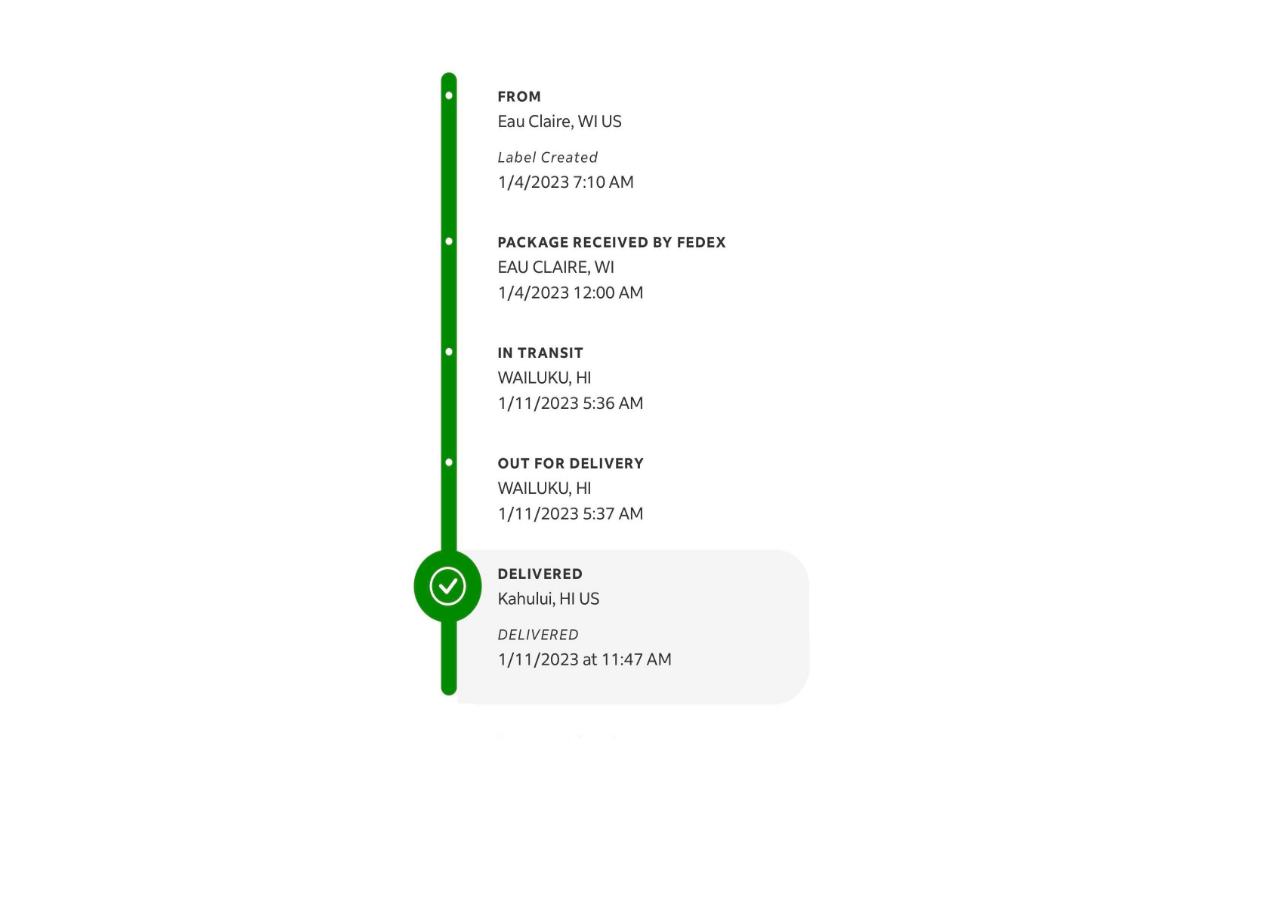
<file: Delivered.html>
<html lang="en">
<head>
    <meta charset="UTF-8">
    <meta name="viewport" content="width=device-width, initial-scale=1.0">
    <title>FedEx</title>
</head>
<body>
    <center><div><img src="Delivered.jpg" alt="" style="width: 500px; height: 800px;"></div></center>
</body>
</html>
</file>
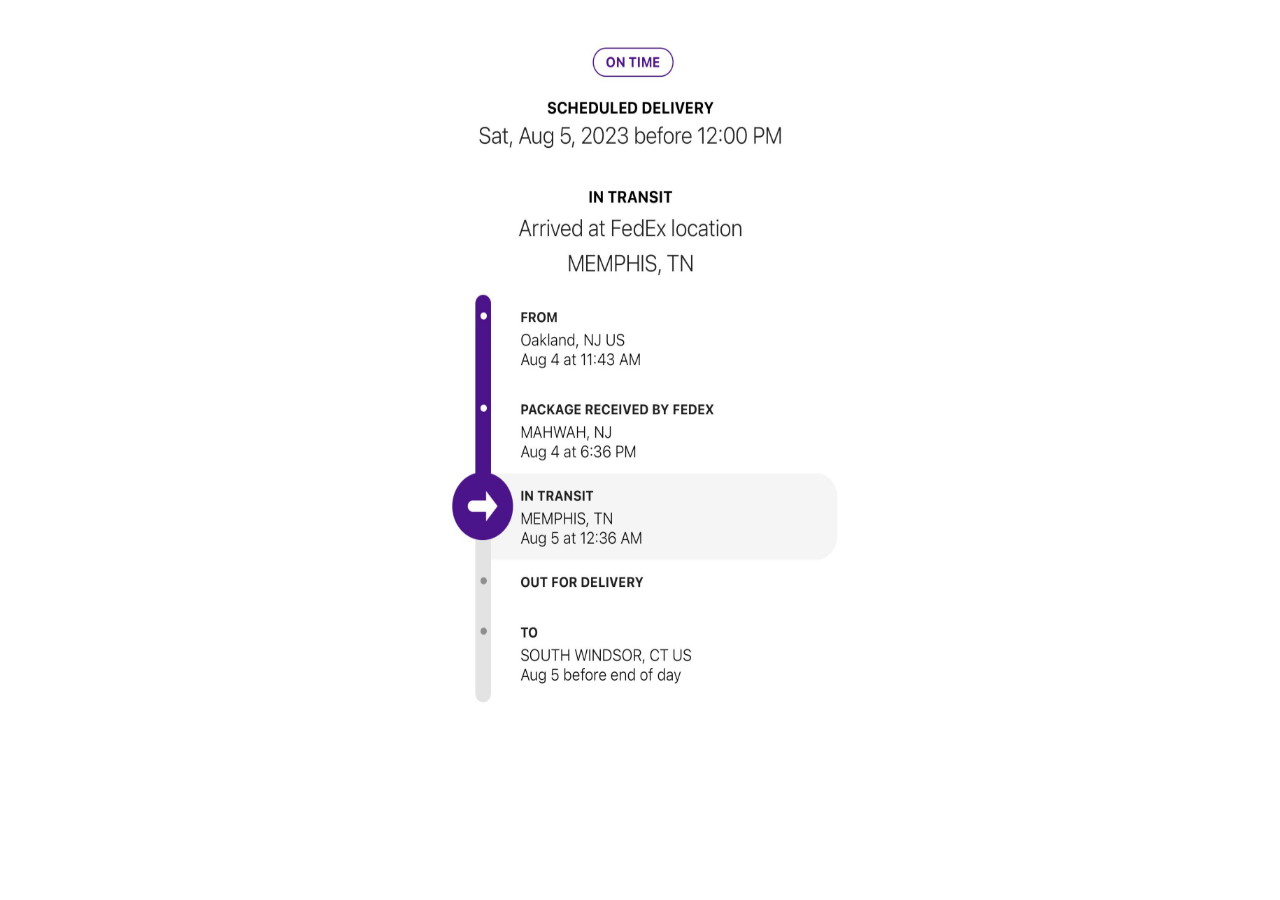
<file: Pending.html>
<html lang="en">
<head>
    <meta charset="UTF-8">
    <meta name="viewport" content="width=device-width, initial-scale=1.0">
    <title>FedEx</title>
</head>
<body>
    <center>
        <div>
    <img src="Pending.jpg" alt="" style="width: 470px; height: 800px;">
</div>
</center>
</body>
</html>
</file>
